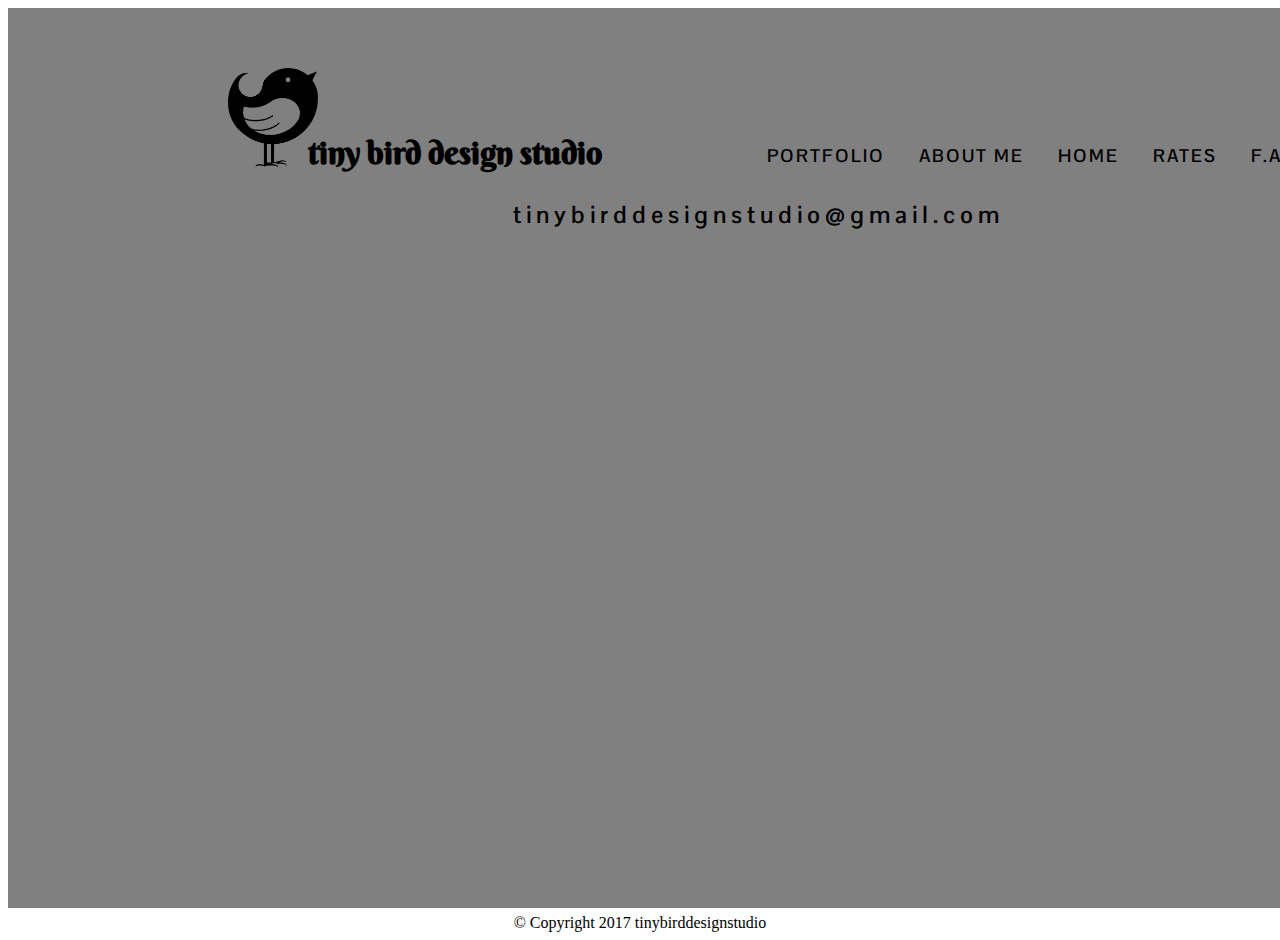
<file: index.html>
<!DOCTYPE html>
<html>
  <head>
    <meta charset="utf-8">
    <link rel="stylesheet" type="text/css" href="css/style.css" />
    <link href="https://fonts.googleapis.com/css?family=Berkshire+Swash" rel="stylesheet">
    <link href="https://fonts.googleapis.com/css?family=Special+Elite" rel="stylesheet">
    <link href="https://fonts.googleapis.com/css?family=Arvo" rel="stylesheet">
    <link href="https://fonts.googleapis.com/css?family=Pontano+Sans" rel="stylesheet">
    <link href="https://fonts.googleapis.com/css?family=Raleway" rel="stylesheet">

    <title>practice run site</title>
  </head>
  <body>
    <div class="page">
      <div class="container">
        <div class="header">
          <div class="img">
          <img src="images/tinybird_BLACK_logo.png" alt="logo" height="100" width="90px">
          </div>
          <div class="logo-title">
            <h1>tiny bird design studio</h1>
          </div>
          <div class="nav">
            <ul>
              <li><a href="portfolio/index.html">portfolio</a></li>
              <li><a href="about_me/index.html">about me</a></li>
              <li><a href="home/index.html">home</a></li>
              <li><a href="rates/index.html">rates</a></li>
              <li><a href="faq/index.html">f.a.q.</a></li>
            </ul>
        </div>
      </div>
      <div class="email">
        <h4>tinybirddesignstudio@gmail.com</h4>
      </div>
    </div>
      <footer>&copy; Copyright 2017 tinybirddesignstudio</footer>
  </div>

  </body>
  </html>
</file>
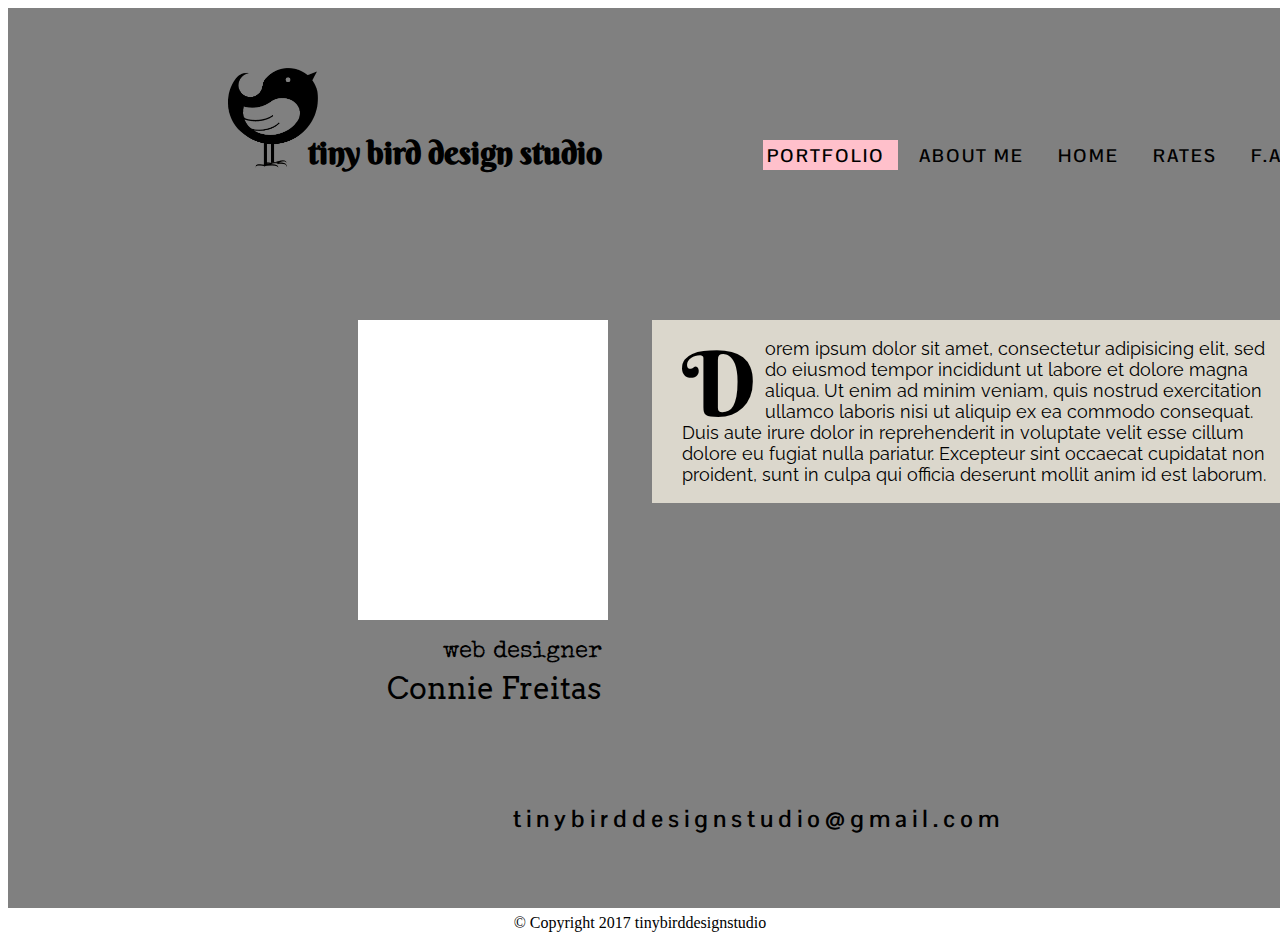
<file: about_me/index.html>
<!DOCTYPE html>
<html>
  <head>
    <meta charset="utf-8">
    <link rel="stylesheet" type="text/css" href="../css/style.css" />
    <link href="https://fonts.googleapis.com/css?family=Berkshire+Swash" rel="stylesheet">
    <link href="https://fonts.googleapis.com/css?family=Special+Elite" rel="stylesheet">
    <link href="https://fonts.googleapis.com/css?family=Arvo" rel="stylesheet">
    <link href="https://fonts.googleapis.com/css?family=Pontano+Sans" rel="stylesheet">
    <link href="https://fonts.googleapis.com/css?family=Raleway" rel="stylesheet">

    <title>practice run site</title>
  </head>
  <body>
    <div class="page">
      <div class="container">
        <div class="header">
          <div class="main_logo-title">
          <div class="img">
          <img src="../images/tinybird_BLACK_logo.png" alt="logo" height="100" width="90px">
          </div>
          <div class="logo-title">
            <h1>tiny bird design studio</h1>
          </div>
          </div>
          <div class="nav">
            <ul>
              <li><a href="../portfolio/index.html">portfolio</a></li>
              <li><a href="../about_me/index.html">about me</a></li>
              <li><a href="../index.html">home</a></li>
              <li><a href="../rates/index.html">rates</a></li>
              <li><a href="../faq/index.html">f.a.q.</a></li>
            </ul>
        </div>
      </div>
      <div class="portfolio-cover">
      </div>
      <div class="photo"></div>
      <div class="caption_photo">web designer</div>

      <div class="h2_name">Connie Freitas</div>




      <div class="about_me">
      <p>Dorem ipsum dolor sit amet, consectetur adipisicing elit,
          sed do eiusmod tempor incididunt ut labore et dolore magna
          aliqua. Ut enim ad minim veniam, quis nostrud exercitation
          ullamco laboris nisi ut aliquip ex ea commodo consequat.
          Duis aute irure dolor in reprehenderit in voluptate velit
          esse cillum dolore eu fugiat nulla pariatur. Excepteur sint
          occaecat cupidatat non proident, sunt in culpa qui officia
          deserunt mollit anim id est laborum.</p>
        </div>




      <div class="email">
        <h4>tinybirddesignstudio@gmail.com</h4>
      </div>
      </div>
    </div>
      <footer>&copy; Copyright 2017 tinybirddesignstudio</footer>
  </div>

  </body>
  </html>
</file>
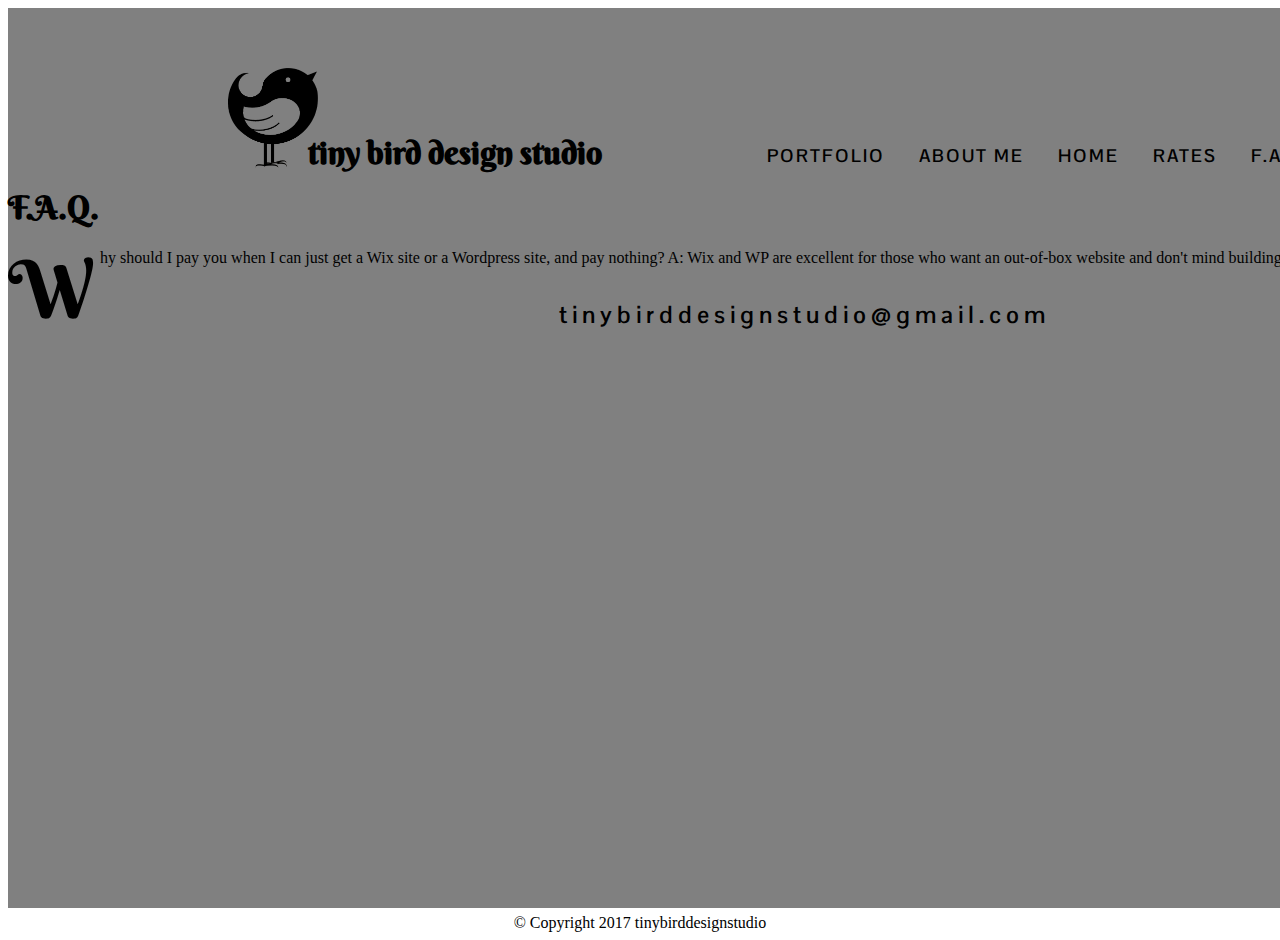
<file: faq/index.html>
<!DOCTYPE html>
<html>
  <head>
    <meta charset="utf-8">
    <link rel="stylesheet" type="text/css" href="../css/style.css" />
    <link href="https://fonts.googleapis.com/css?family=Berkshire+Swash" rel="stylesheet">
    <link href="https://fonts.googleapis.com/css?family=Special+Elite" rel="stylesheet">
    <link href="https://fonts.googleapis.com/css?family=Arvo" rel="stylesheet">
    <link href="https://fonts.googleapis.com/css?family=Pontano+Sans" rel="stylesheet">
    <link href="https://fonts.googleapis.com/css?family=Raleway" rel="stylesheet">

    <title>practice run site</title>
  </head>
  <body>
    <div class="page">
      <div class="container">
        <div class="header">
          <div class="img">
          <img src="../images/tinybird_BLACK_logo.png" alt="logo" height="100" width="90px">
          </div>
          <div class="logo-title">
            <h1>tiny bird design studio</h1>
          </div>
          <div class="nav">
            <ul>
              <li><a href="../portfolio/index.html">portfolio</a></li>
              <li><a href="../about_me/index.html">about me</a></li>
              <li><a href="../index.html">home</a></li>
              <li><a href="../rates/index.html">rates</a></li>
              <li><a href="faq/index.html">f.a.q.</a></li>
            </ul>
        </div>
      </div>

      <h1>F.A.Q. </h1>
      <p>Why should I pay you when I can just get a Wix site
      or a Wordpress site, and pay nothing?

      A: Wix and WP are excellent for those who want an
      out-of-box website and don't mind building it themselves.
      


    </p>
      <div class="email">
        <h4>tinybirddesignstudio@gmail.com</h4>
      </div>
    </div>
      <footer>&copy; Copyright 2017 tinybirddesignstudio</footer>
  </div>

  </body>
  </html>
</file>
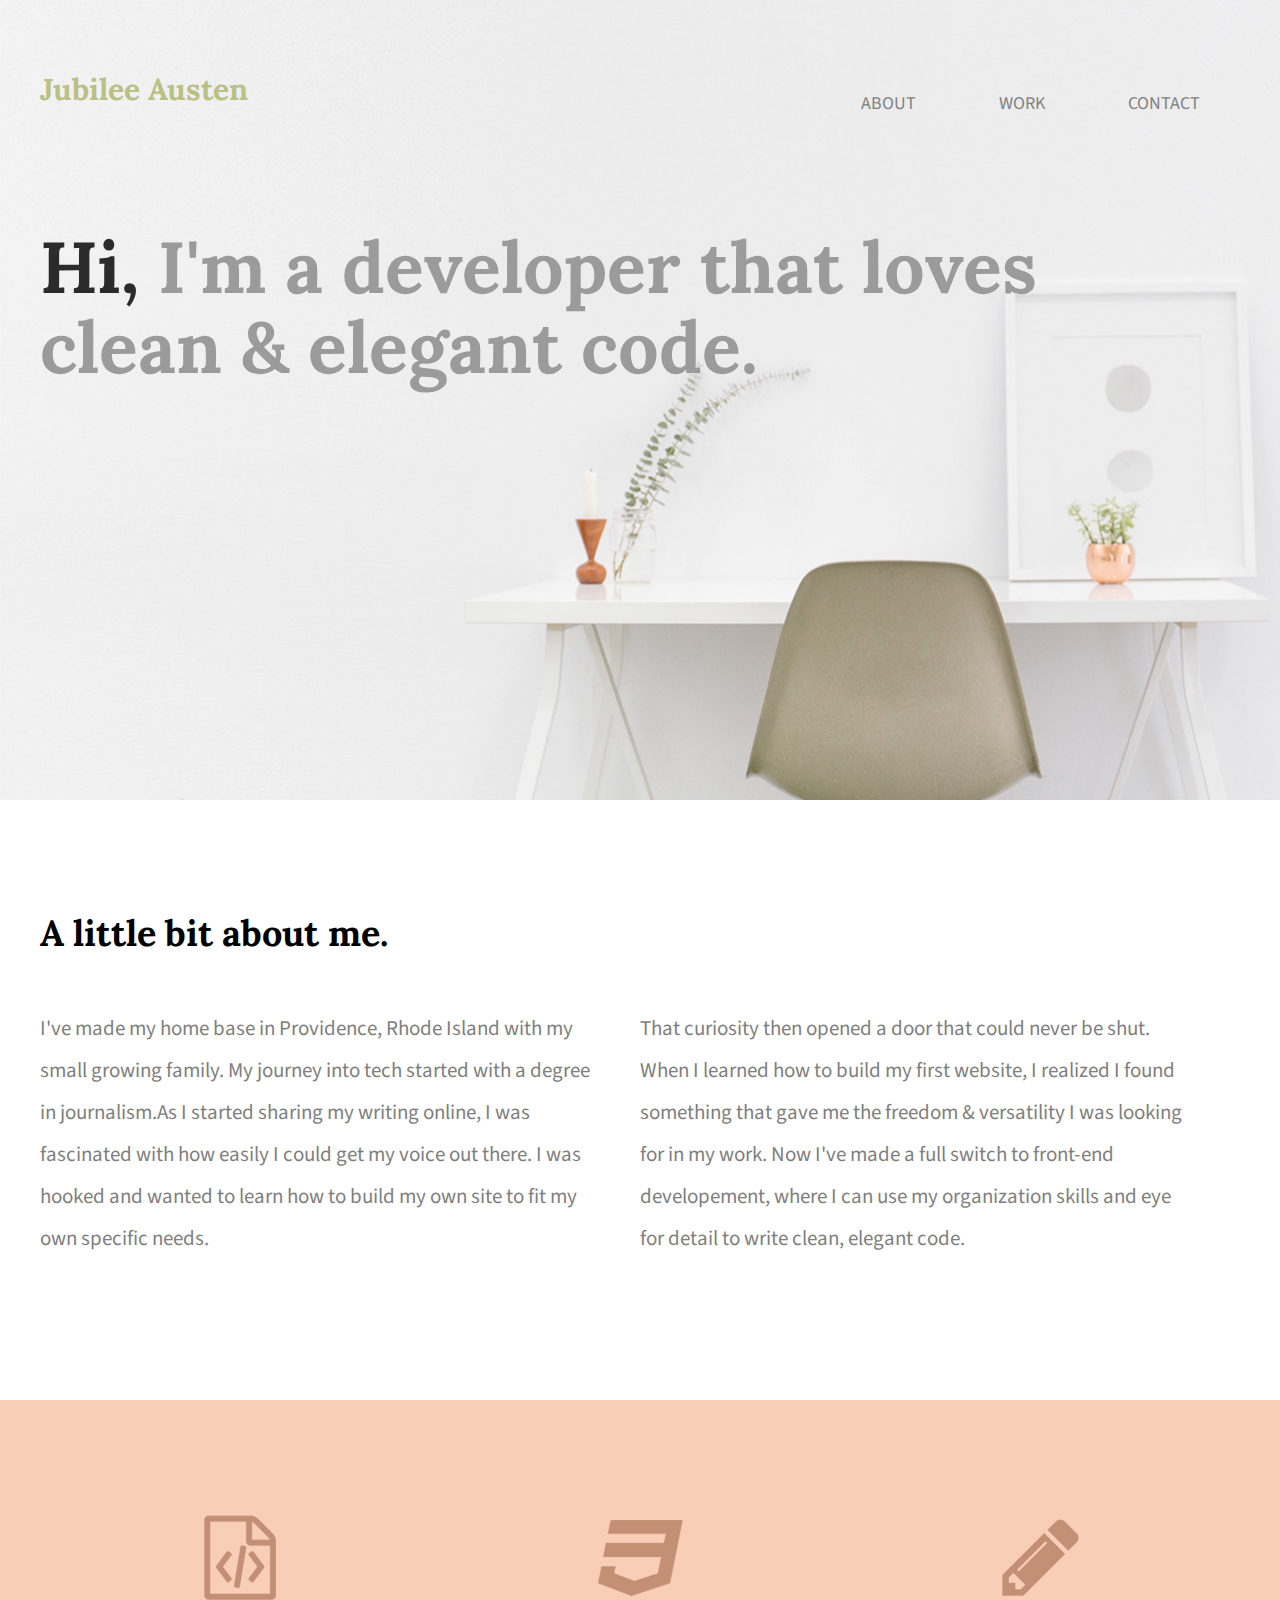
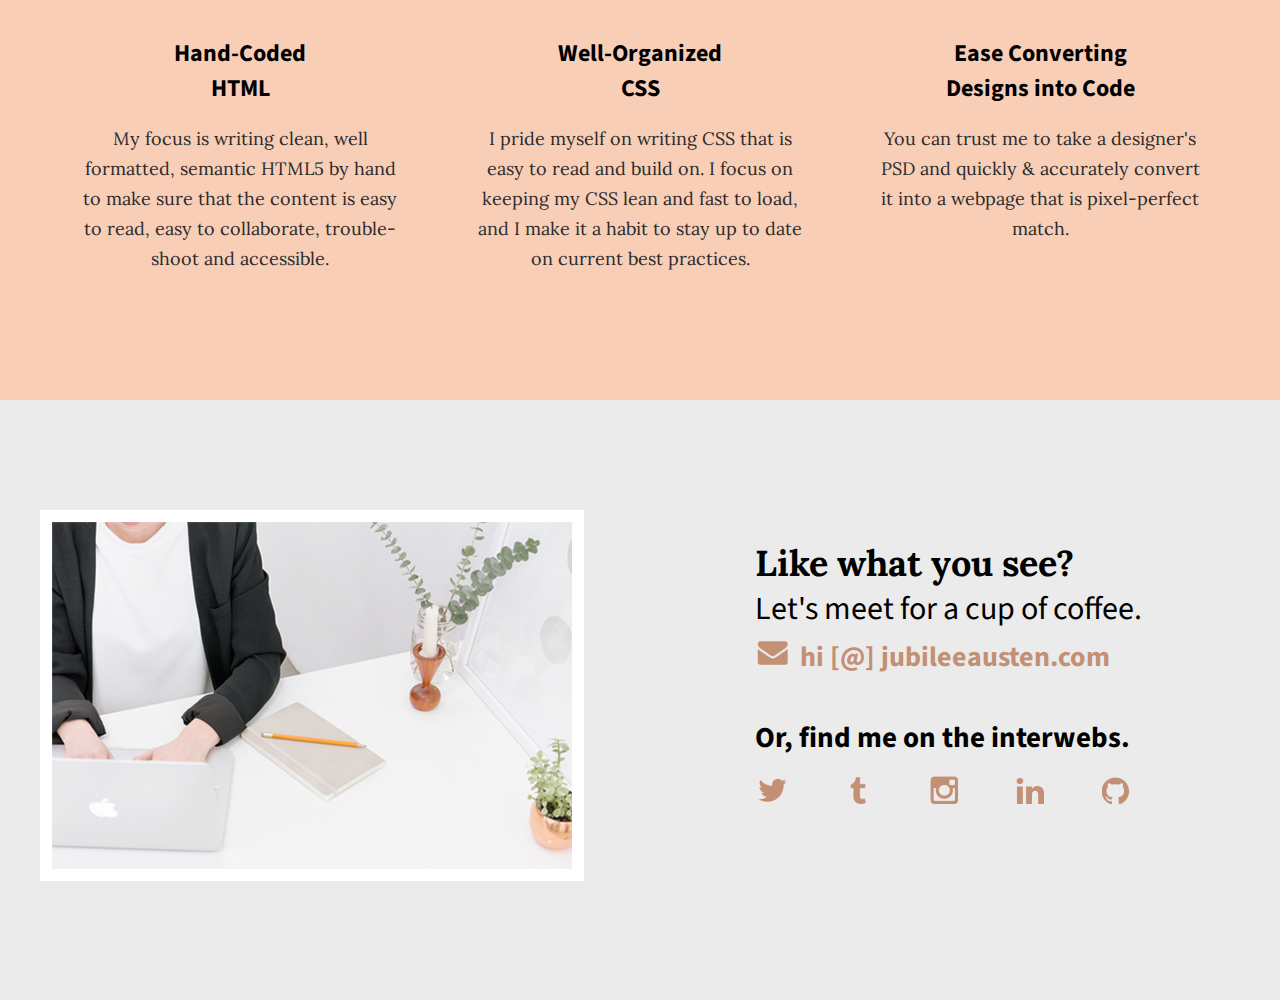
<file: jane_austen/index.html>
<!doctype html>
<html>
    <head>
        <title>Jubilee Austen | Portfolio</title>
        <link rel="stylesheet" href="../css/ja_normalize.css">
        <link rel="stylesheet" href="../css/ja_main.css">
        <link href='https://fonts.googleapis.com/css?family=Lora:400,700' rel='stylesheet' type='text/css'>
        <link href='https://fonts.googleapis.com/css?family=Source+Sans+Pro:400,700' rel='stylesheet' type='text/css'>
    </head>
    <body>
        <header>
            <div class="full-width">
                <div class="half-width">
                    <h1>Jubilee Austen</h1>
                </div>
                <div class="half-width">
                    <nav>
                        <ul>
                        <li><a href="#about">About</a></li>
                        <li><a href="#work">Work</a></li>
                        <li><a href="#contact">Contact</a></li>
                        </ul>
                    </nav>
                </div>
                <h2><span>Hi,</span> I'm a developer that loves clean & elegant code.</h2>
            </div>
        </header>

        <main>
            <section id="about">
                <div class="full-width">
                    <h2>A little bit about me.</h2>
                    <div class="half-width">
                        <p>I've made my home base in Providence, Rhode Island with my small growing family. My journey into tech started with a degree in journalism.As I started sharing my writing online, I was fascinated with how easily I could get my voice out there. I was hooked and wanted to learn how to build my own site to fit my own specific needs.</p>
                    </div>
                    <div class="half-width">
                        <p>That curiosity then opened a door that could never be shut. When I learned how to build my first website, I realized I found something that gave me the freedom & versatility I was looking for in my work. Now I've made a full switch to front-end developement, where I can use my organization skills and eye for detail to write clean, elegant code. </p>
                    </div>
                </div>
            </section>

            <section id="work">
                <div class="full-width">
                    <div class="third-width">
                        <img src="../images/icon-html.png" alt="HTML icon" />
                        <h3>Hand-Coded HTML</h3>
                        <p>My focus is writing clean, well formatted, semantic HTML5 by hand to make sure that the content is easy to read, easy to collaborate, trouble-shoot and accessible.</p>
                    </div>
                    <div class="third-width">
                        <img src="../images/icon-css.png" alt="CSS icon" />
                        <h3>Well-Organized CSS</h3>
                        <p>I pride myself on writing CSS that is easy to read and build on. I focus on keeping my CSS lean and fast to load, and I make it a habit to stay up to date on current best practices.</p>
                    </div>
                    <div class="third-width">
                        <img src="../images/icon-pencil.png" alt="Pencil icon" />
                        <h3>Ease Converting Designs into Code</h3>
                        <p>You can trust me to take a designer's PSD and quickly & accurately convert it into a webpage that is pixel-perfect match.</p>
                    </div>
                </div>
            </section>

            <footer id="contact">
                <div class="full-width">
                    <div class="half-width">
                        <img src="../images/contact.png" id="contact-img" alt="my contact image">
                    </div>
                    <div class="half-width" id="contact-info">
                        <h2>Like what you see?</h2>
                        <h3 id="email-header">Let's meet for a cup of coffee.</h3>
                        <a href="mailto:hi@jubileeausten.com"><img src="../images/icon-envelope.png" id="envelope" alt="envelope icon" />hi [@] jubileeausten.com</a>
                        <h3 id="socialmedia-header">Or, find me on the interwebs.</h3>
                        <ul>
                            <li><a href=""><img src="../images/icon-twitter.png" alt="twitter icon" /></a></li>
                            <li><a href=""><img src="../images/icon-tumblr.png" alt="tumblr icon" /></a></li>
                            <li><a href=""><img src="../images/icon-instagram.png" alt="instagram icon" /></a></li>
                            <li><a href=""><img src="../images/icon-linkedin.png" alt="linkedin icon" /></a></li>
                            <li><a href=""><img src="../images/icon-github.png" alt="github icon" /></a></li>
                        </ul>
                    </div>
                </div>
            </footer>
        </main>
    </body>
</html>
</file>
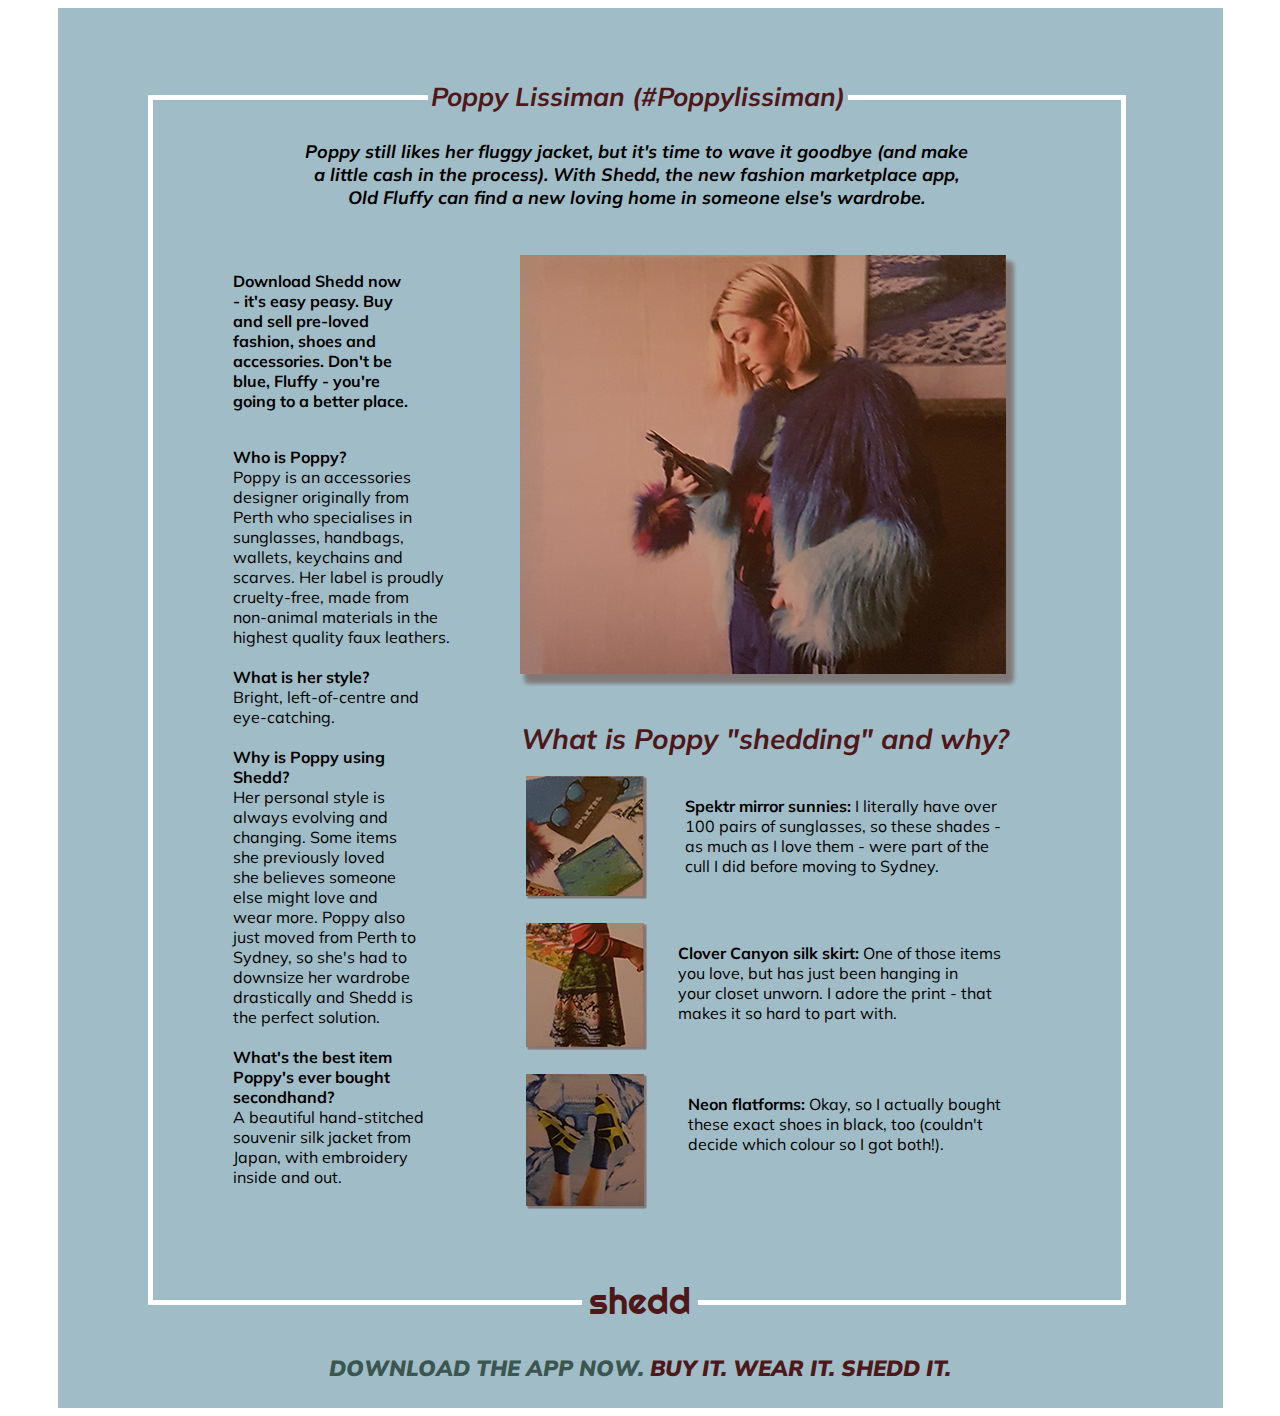
<file: poppy/index.html>
<!DOCTYPE html>
<html>
  <head>
    <meta charset="utf-8">
    <link href="https://fonts.googleapis.com/css?family=Muli:400,600,700,800,900" rel="stylesheet">
    <link rel="stylesheet" href="../css/poppy_style.css">
    <link href="https://fonts.googleapis.com/css?family=Righteous" rel="stylesheet">
    <title>PoppyLissiman</title>
  </head>
  <body>
    <div class="page">
      <h1>poppy lissiman (#poppylissiman)</h1>
      <div class="container">
        <header>
        <h2>Poppy still likes her fluggy jacket, but it's time to wave it goodbye (and make <br>
          a little cash in the process).  With Shedd, the new fashion marketplace app, <br>
          Old Fluffy can find a new loving home in someone else's wardrobe.</h2>
        </header>
        <aside class="poppyQ">
          <h3>Download Shedd now <br>
          - it's easy peasy. Buy <br>
          and sell pre-loved <br>
          fashion, shoes and <br>
          accessories. Don't be <br>
          blue, Fluffy - you're <br>
          going to a better place. <br></br>

          <p><b>Who is Poppy?</b> <br>
          Poppy is an accessories <br>
          designer originally from <br>
          Perth who specialises in <br>
          sunglasses, handbags, <br>
          wallets, keychains and <br>
          scarves. Her label is proudly <br>
          cruelty-free, made from <br>
          non-animal materials in the <br>
          highest quality faux leathers. <br></br>

          <b>What is her style?</b> <br>
          Bright, left-of-centre and <br>
          eye-catching. <br></br>

          <b>Why is Poppy using <br>Shedd?</b> <br>
          Her personal style is <br>
          always evolving and <br>
          changing. Some items <br>
          she previously loved <br>
          she believes someone <br>
          else might love and <br>
          wear more. Poppy also <br>
          just moved from Perth to <br>
          Sydney, so she's had to <br>
          downsize her wardrobe <br>
          drastically and Shedd is <br>
          the perfect solution. <br> </br>

          <b>What's the best item <br>
            Poppy's ever bought <br>
            secondhand?</b> <br>
            A beautiful hand-stitched <br>
            souvenir silk jacket from <br>
            Japan, with embroidery <br>
            inside and out.  </p>
        </h3>
        </aside>

          <div class="main-content">
            <img src="../images/poppy.png" alt="young woman">
          </div>

          <div class="item-area">
            <div class="h1down">What is Poppy "shedding" and why?</h1>
            </div>
            <div class="item">
              <img src="../images/spektr.png" alt="item">
              <p><b>Spektr mirror sunnies:</b> I literally have over <br>
              100 pairs of sunglasses, so these shades - <br>
              as much as I love them - were part of the <br>
              cull I did before moving to Sydney. <br>
            </p>
            </div>
            <div class="item">
              <img src="../images/clover.png" alt="item">
              <p><b>Clover Canyon silk skirt:</b> One of those items <br>
                you love, but has just been hanging in <br>
                your closet unworn. I adore the print - that <br>
                makes it so hard to part with. <br>
              </p>
            </div>
            <div class="item">
              <img src="../images/neon.png" alt="item">
              <p><b>Neon flatforms:</b> Okay, so I actually bought <br>
                these exact shoes in black, too (couldn't <br>
                decide which colour so I got both!). <br>
            </div>
          </div>
          </div>
          <footer>
            <div class="logo">shedd</div>
            <h1><span>download the app now.</span>  buy it. wear it. shedd it.</h1>
          </footer>
  </div>
  </body>
</html>
</file>
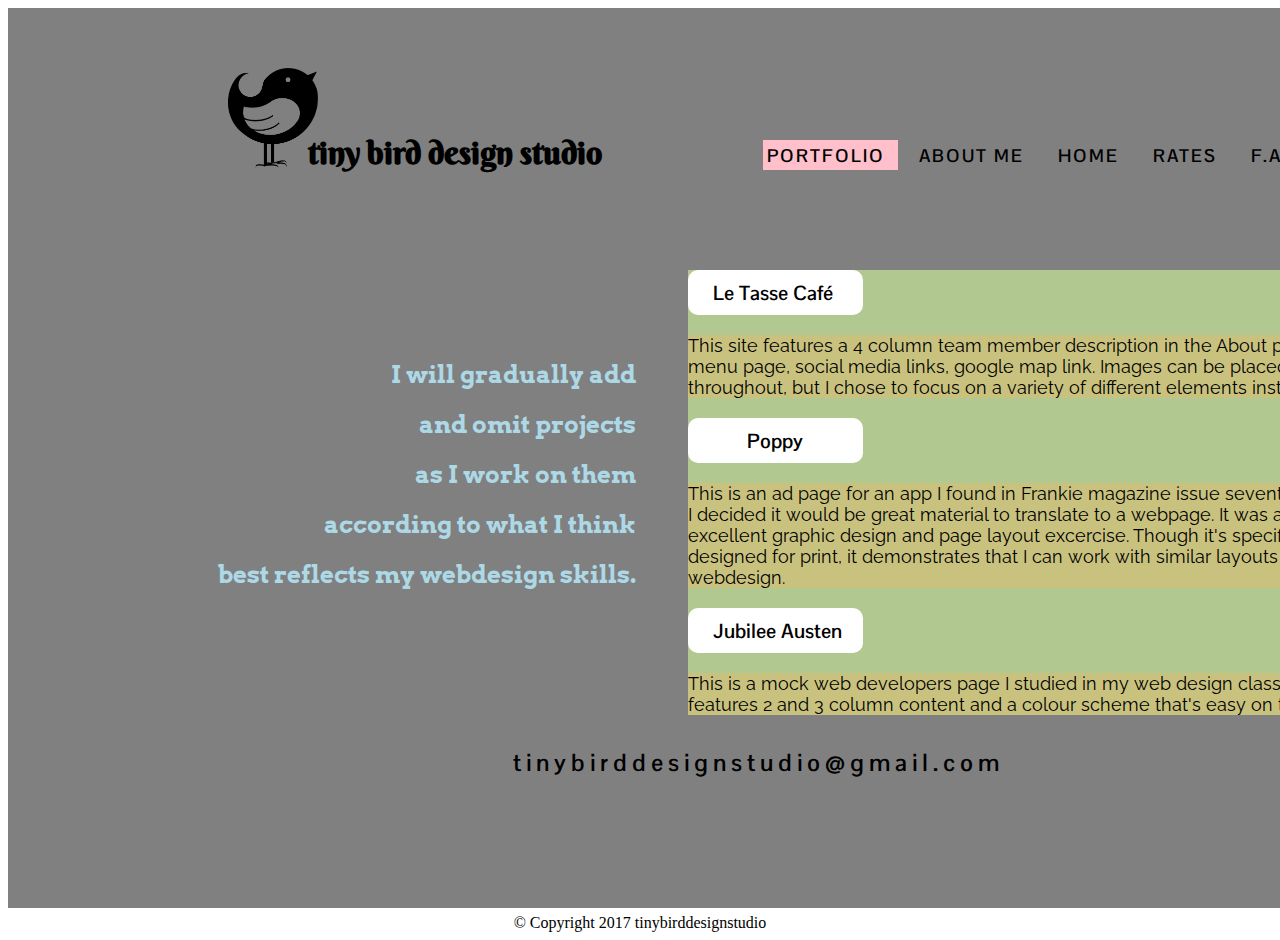
<file: portfolio/index.html>
<!DOCTYPE html>
<html>
  <head>
    <meta charset="utf-8">
    <link rel="stylesheet" type="text/css" href="../css/style.css" />
    <link href="https://fonts.googleapis.com/css?family=Berkshire+Swash" rel="stylesheet">
    <link href="https://fonts.googleapis.com/css?family=Special+Elite" rel="stylesheet">
    <link href="https://fonts.googleapis.com/css?family=Arvo" rel="stylesheet">
    <link href="https://fonts.googleapis.com/css?family=Pontano+Sans" rel="stylesheet">
    <link href="https://fonts.googleapis.com/css?family=Raleway" rel="stylesheet">

    <title>practice run site</title>
  </head>
  <body>
    <div class="page">
      <div class="container">
        <div class="header">
          <div class="main_logo-title">
          <div class="img">
          <img src="../images/tinybird_BLACK_logo.png" alt="logo" height="100" width="90px">
          </div>
          <div class="logo-title">
            <h1>tiny bird design studio</h1>
          </div>
          </div>
          <div class="nav">
            <ul>
              <li><a href="../portfolio/index.html">portfolio</a></li>
              <li><a href="../about_me/index.html">about me</a></li>
              <li><a href="../index.html">home</a></li>
              <li><a href="../rates/index.html">rates</a></li>
              <li><a href="../faq/index.html">f.a.q.</a></li>
            </ul>
        </div>
      </div>
      <div class="portfolio-cover">
      </div>

      <div class="button1"></div>
      <div class="button2"></div>

      <div class="caption">
      <h3>I will gradually add <br>and omit projects <br>as I work on them <br>
      according to what I think <br>best reflects my webdesign skills.</h3>
      </div>



      <div class="projects">

      <div class="h3button">
        <h3><a href="../LeTasseCafe/index.html">Le Tasse Caf&eacute;</h3></div>
          <div class="p_1">This site features a 4 column team member description in the About page,
          a menu page, social media links, google map link.  Images can be placed
          throughout, but I chose to focus on a variety of different elements instead.</p></div>

      <div class="h3button_2">
        <h3><a href="../poppy/index.html">Poppy</h3></div>
          <div class="p_1">This is an ad page for an app I found in Frankie magazine
            issue seventy five and I decided it would be great material
            to translate to a webpage.  It was an excellent graphic design
            and page layout excercise.  Though it's specifically designed
            for print, it demonstrates that I can work with similar layouts
            for webdesign.</p></div>

      <div class="h3button_3">
        <h3><a href="../jane_austen/index.html">Jubilee Austen</h3></div>
        <div class="p_1">This is a mock web developers page I studied in my web design
        class.  It features 2 and 3 column content and a colour scheme
        that's easy on the eyes.</p></div>

      </div>
      <div class="email">
        <h4>tinybirddesignstudio@gmail.com</h4>
      </div>
      </div>
    </div>
      <footer>&copy; Copyright 2017 tinybirddesignstudio</footer>
  </div>

  </body>
  </html>
</file>
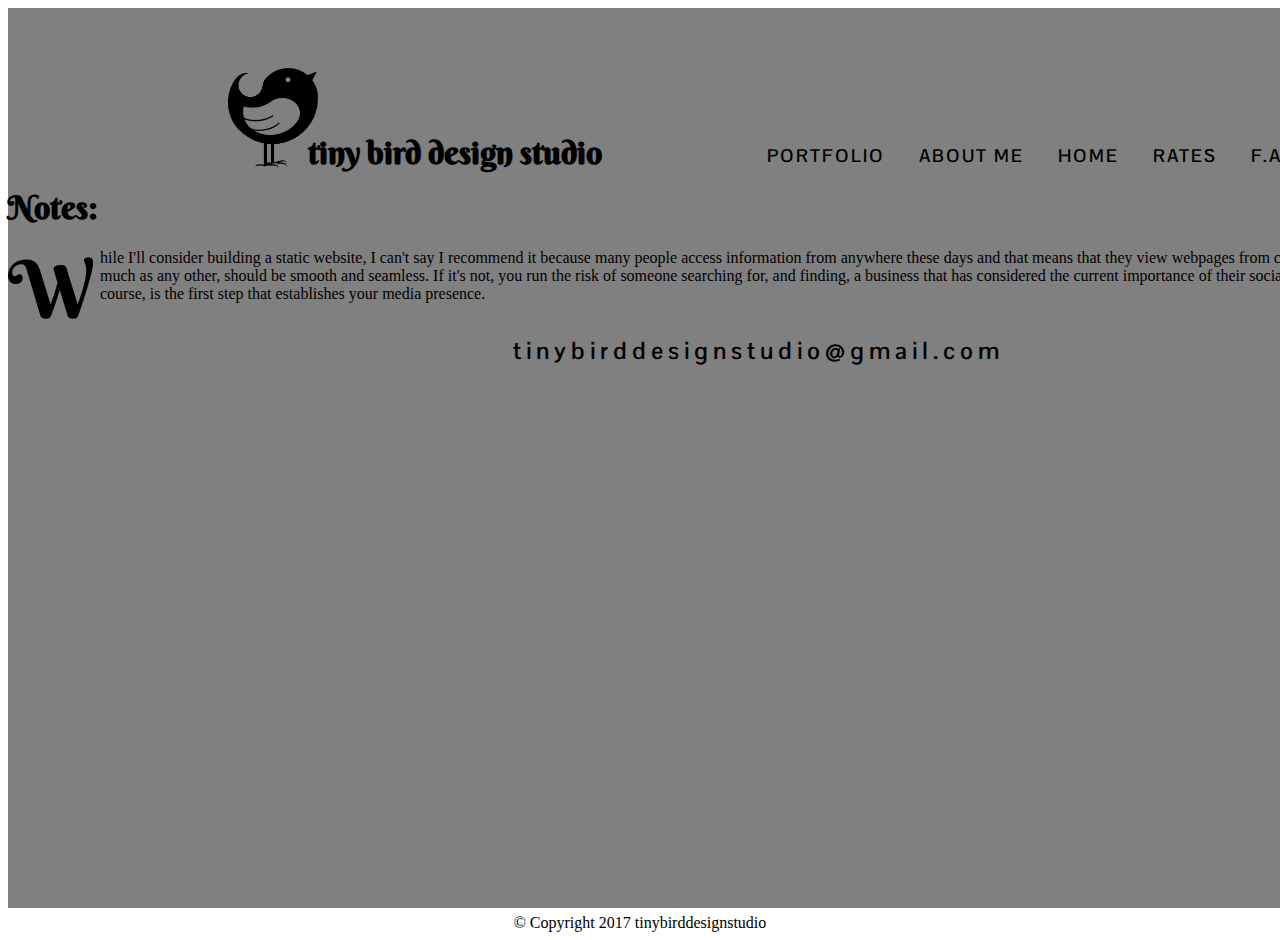
<file: rates/index.html>
<!DOCTYPE html>
<html>
  <head>
    <meta charset="utf-8">
    <link rel="stylesheet" type="text/css" href="../css/style.css" />
    <link href="https://fonts.googleapis.com/css?family=Berkshire+Swash" rel="stylesheet">
    <link href="https://fonts.googleapis.com/css?family=Special+Elite" rel="stylesheet">
    <link href="https://fonts.googleapis.com/css?family=Arvo" rel="stylesheet">
    <link href="https://fonts.googleapis.com/css?family=Pontano+Sans" rel="stylesheet">
    <link href="https://fonts.googleapis.com/css?family=Raleway" rel="stylesheet">

    <title>practice run site</title>
  </head>
  <body>
    <div class="page">
      <div class="container">
        <div class="header">
          <div class="img">
          <img src="../images/tinybird_BLACK_logo.png" alt="logo" height="100" width="90px">
          </div>
          <div class="logo-title">
            <h1>tiny bird design studio</h1>
          </div>
          <div class="nav">
            <ul>
              <li><a href="../portfolio/index.html">portfolio</a></li>
              <li><a href="../about_me/index.html">about me</a></li>
              <li><a href="../index.html">home</a></li>
              <li><a href="rates/index.html">rates</a></li>
              <li><a href="../faq/index.html">f.a.q.</a></li>
            </ul>
        </div>
      </div>

      <h1>Notes:</h1>
      <p>While I'll consider building a static website,
        I can't say I recommend it because many people
        access information from anywhere these days
        and that means that they view webpages from cellphones.
        I believe that access, as much as any other, should
        be smooth and seamless.  If it's not, you run the risk
        of someone searching for, and finding, a business
        that has considered the current importance of
        their social media presence.
        The website, of course, is the first step
        that establishes your media presence.</p>




      <div class="email">
        <h4>tinybirddesignstudio@gmail.com</h4>
      </div>
    </div>
      <footer>&copy; Copyright 2017 tinybirddesignstudio</footer>
  </div>

  </body>
  </html>
</file>
<file: css/style.css>
font-family: 'Special Elite', cursive;
font-family: 'Berkshire Swash', cursive;
font-family: 'Pontano Sans', sans-serif;
font-family: 'Arvo', serif;
font-family: 'Raleway', sans-serif;

.page {
  background-color: grey;
  width: 1500px;
  height: 900px;
}

.container {
  background-color: grey;
  width: 1500px;
  height: 900px;
  margin: 0px auto;
}

img {
  margin: 60px 0px 0px 220px;
}

.logo-title {
  margin: -60px 0px 0px 300px;
  text-align: left;
}

h1 {
  font-family: 'Berkshire Swash', cursive;
}

.caption h3 {
  font-family: 'Arvo', serif;
  font-size: 24px;
  color: lightblue;
  line-height: 50px;
  float: left;
  margin: 180px 0px 0px 210px;
  text-align: right;

}

.caption-photo {
  font-family: 'Arvo', serif;
  font-size: 24px;
  color: lightblue;
  line-height: 50px;
  float: left;
  margin: 180px 0px 0px 210px;
  text-align: right;
}

.nav {
  font-family: 'Pontano Sans', sans-serif;
  font-size: 18px;
  font-weight: bolder;
  text-align: center;
  text-transform: uppercase;
  margin: -50px 0px 0px 520px;
}

.nav li {
  color: black;
  display: inline-block;
  letter-spacing: 2px;
  padding: 0px 15px 0px 15px;
}

a{
  color: black;
  text-decoration: none;
}

.photo {
  background-color: white;
  width: 250px;
  height: 300px;
  margin-top: 150px;
  margin-left: 350px;

}

.caption_photo {
  font-family: 'Special Elite', cursive;
  font-size: 24px;
  float: left;
  text-align: center;
  margin: 20px 0px 0px 435px;
}

.h2_name {
  font-family: 'Arvo', serif;
  font-size: 30px;
  float: left;
  text-align: center;
  margin: 50px 0px 0px -215px;
}

h2 {
  font-family: 'Berkshire Swash', cursive;
  font-size: 25px;
}

.about_me {
  background-color: #dbd7cc;
  font-family: 'Raleway', sans-serif;
  font-size: 18px;
  float: left;
  text-align: left;
  position: relative;
  margin: 0px 50px 0px 50px;
  padding: 0px 30px 0px 30px;
  top: -300px;
  width: 40%;
}

p:first-of-type:first-letter {
  font-family: 'Berkshire Swash', cursive;
  height: 0.7em;
  margin: 0.09em 0 -0.05em 0;
  padding: 0 0.1em 0 0;
  font-size: 5em;
  line-height: 0.85em;
  float: left;
}

.p_1 {
  background-color: #c9c27f;
  font-family: 'Raleway', sans-serif;
  font-size: 18px;
}

.portfolio-cover {
  background-color: pink;
  width: 135px;
  height: 30px;
  margin: -45px 0 0 755px;
  z-index: 1000;
}

.portfolio-clicked h1 {
  font-size: 26px;
  margin: 40px 0px 0px 280px;
}

.projects {
  background-color: #b2c891;
  margin-left: 680px;
  margin-top: 100px;
  margin-right: 140px;
}

.projects h3 {
  border-radius: 10px;
  font-family: 'Pontano Sans', sans-serif;
  font-size: 20px;
  background-color: white;
  width: 150px;
  height: 35px;
  padding: 10px 0px 0px 25px;
}

.h3button_2 {
  padding: 0px 50px 0px 0px;
}

.h3button_2 h3 a{
padding-left: 17px;
text-align: center;
}

.email {
  font-family: 'Pontano Sans', sans-serif;
  font-size: 24px;
  font-weight: bolder;
  letter-spacing: 5px;
  position: sticky;
  text-align: center;
}

footer {
  margin-top: 6px;
  text-align: center;
}
</file>
<file: css/ja_main.css>
/****** BASE STYLES ******/

body {
    font-family: 'Source Sans Pro', sans-serif;
}

#about, #work, #contact {
    height: 600px;
}

/****** GRID ******/

.full-width {
    width: 1200px;
    margin: 0 auto;
}
.half-width {
    width: 600px;
    float: left;
}
.third-width {
    width: 400px;
    float: left;
}

/****** HEADER ******/

header {
    height: 800px;
    background: url('../images/hero.png');
    background-size: cover;
}

header h1 {
    font-family: 'Lora', serif;
    font-size: 30px;
    color: #bbc085;
    padding: 50px 0;
}
nav {
    float: right;
    padding: 75px 40px;
}
nav ul li{
    display: inline-block;
}
nav ul li a {
    text-transform: uppercase;
    text-decoration: none;
    font-size: 18px;
    color: #828282;
    padding-left: 80px;
}
header h2 {
    width: 1000px;
    clear: both;
    font-family: 'Lora', serif;
    font-size: 72px;
    line-height: 80px;
    color: #9b9b9b;
    padding: 20px 0;
}
header h2 span {
    color: #2b2b2b;
}

/****** ABOUT ******/

#about .full-width {
    padding: 80px 0;
}

#about h2 {
    font-family: 'Lora', serif;
    font-size: 36px;
}
#about p {
    font-size: 21px;
    color: #7f7f7f;
    line-height: 42px;
    padding-right: 50px;
}

/****** WORK ******/

#work {
    background-color: #f9ceb7;
    text-align: center;
}

#work .full-width {
    padding: 115px 0;
}

#work img {
    padding-bottom: 30px;
}

#work h3 {
    font-size: 24px;
    width: 190px;
    margin: 0 auto;
}

#work p {
    font-family: 'Lora', serif;
    font-size: 18px;
    line-height: 30px;
    color: #2b2b2b;
    padding: 0 35px;
}

/****** CONTACT ******/

#contact {
    background-color: #ebebeb;
}
#contact .full-width {
    padding: 110px 0;
}
#contact-img{
    border: 12px solid #ffffff;
}
#contact h2, #email-header, #socialmedia-header, #contact ul {
    padding-left: 115px;
}
#envelope {
    padding: 0 10px 0 115px;
}
#contact h2 {
    font-family: 'Lora', serif;
    font-size: 36px;
}
#email-header{
    font-size: 32px;
    font-weight: 400;
    margin: -30px 0 5px 0;
}
#socialmedia-header {
    font-weight: bold;
    font-size: 29px;
    margin: 40px 0 0px 0;
}
#contact a {
    text-decoration: none;
    color: #c49075;
    font-weight: bold;
    font-size: 28px;
}
#contact ul {
    list-style: none;
}
#contact ul li {
     display: inline-block;
}
#contact ul img {
    font-size: 32px;
    padding-right: 48px;
}
</file>
<file: css/poppy_style.css>
/*
font-family: 'Muli', sans-serif;
font-family: 'Righteous', cursive;
*/

.page {
  background-color: #a0bdc7;
  height: 1400px;
  width: 1165px;
  margin: 0 auto;
}

.container {
  border: 5px solid white;
  height: 1200px;
  width: 968px;
  top: 95px;
  margin: 0 0 0 90px;
  padding: 0px 0px 0px 0px;
  position: absolute;
}

h1 {
  background-color: #a0bdc7;
  font-family: 'Muli', sans-serif;
  font-size: 26px;
  font-style: italic;
  color: #4e181a;
  margin: 72px 0px 20px 370px;
  position: absolute;
  text-align: center;
  text-transform: capitalize;
  width: 420px;
  z-index: 100;
}

h2 {
  font-family: 'Muli', sans-serif;
  font-size: 18px;
  font-style: italic;
  height: 100px;
  text-align: center;
  margin-top: 40px;
  position: relative;
}

aside {
  float: left;
  width: 38%;
}

h3 {
  font-family: 'Muli', sans-serif;
  font-size: 16px;
  font-style: normal;
  font-weight: bold;
  text-align: left;
  padding-left: 80px;
}

p {
  font-family: 'Muli', sans-serif;
  font-size: 16px;
  font-style: normal;
  font-weight: 400;
  text-align: left;
  padding-left: 0px;
}

.main-content {

}

.main-content .img {
  clear: both;
  float: right;
}

.item-area {
  float: right;
  width: 600px;
}

.h1down {
  background-color: #a0bdc7;
  font-family: 'Muli', sans-serif;
  font-size: 28px;
  font-style: italic;
  font-weight: bold;
  color: #4e181a;
  margin: 30px 0 0 0;
  text-align: left;
}

.item img {
  margin: 20px 0 0 5px;

}

.item p {
  float: right;
  text-align: left;
  margin: 40px 0px 0px -40px;
  left: -120px;
  position: relative;
}

.logo {
  background-color: #a0bdc7;
  color: #4e181a;
  font-family: 'Righteous', cursive;
  font-size: 36px;
  margin: auto;
  position: relative;
  text-align: center;
  top: 1270px;
  width: 10%;
}

footer h1 {
  font-family: 'Muli', sans-serif;
  font-size: 22px;
  font-weight: 900;
  width: 60%;
  margin: 0 auto;
  text-align: center;
  text-transform: uppercase;
  position: relative;
  top: 1300px;
}

span {
  color: #3b5651;
}
</file>
